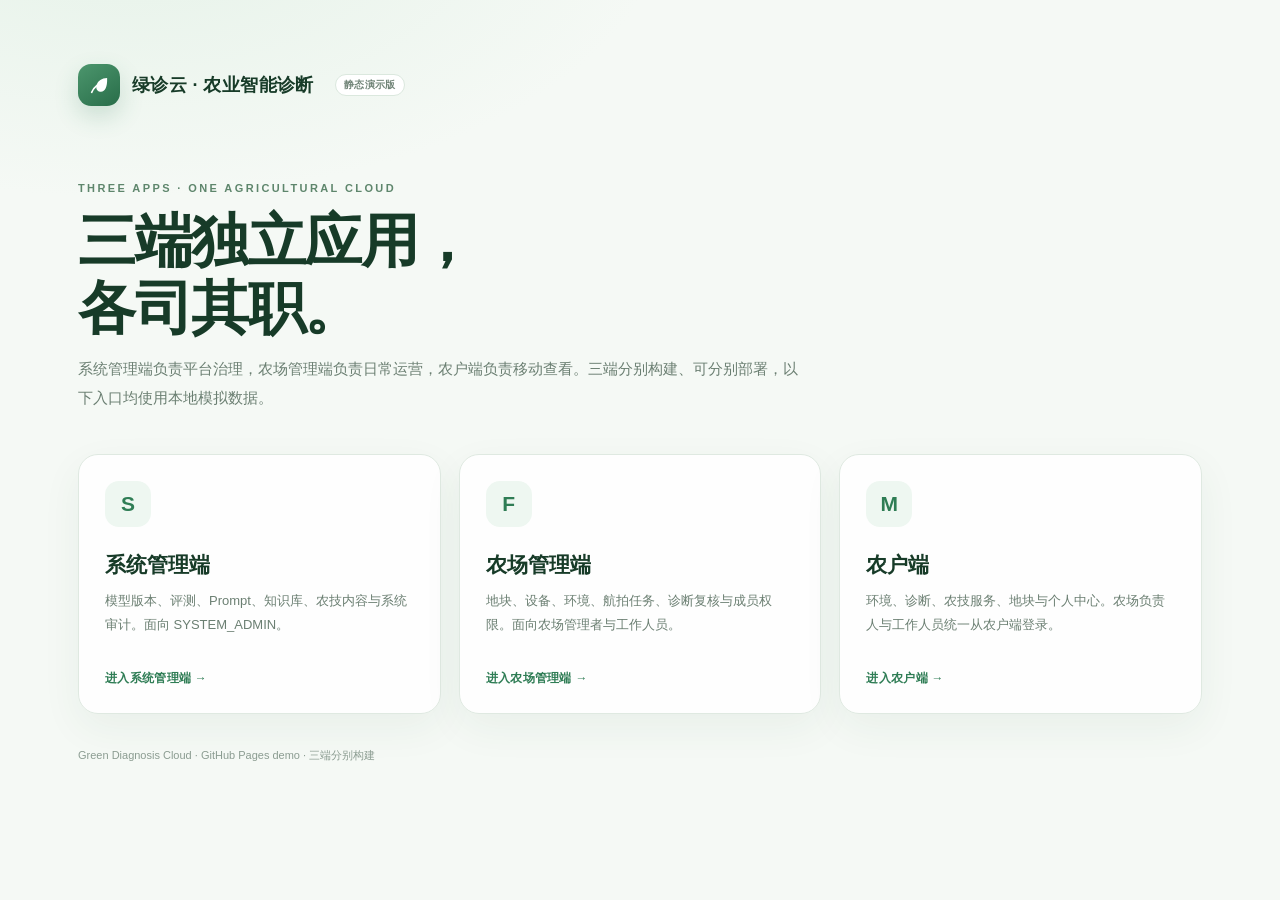
<file: index.html>
<!doctype html>
<html lang="zh-CN">
<head>
  <meta charset="utf-8" />
  <meta name="viewport" content="width=device-width, initial-scale=1" />
  <title>绿诊云 · 三端应用入口</title>
  <style>
    :root{--ink:#173b28;--muted:#6b7f72;--line:#dfe9e1;--green:#2f7d55;--soft:#eef7f1;--bg:#f5f9f5}
    *{box-sizing:border-box}body{margin:0;min-height:100vh;background:radial-gradient(900px 480px at 10% -10%,#e5f2e8,transparent 60%),var(--bg);color:var(--ink);font-family:-apple-system,BlinkMacSystemFont,"PingFang SC","Microsoft YaHei",sans-serif}
    .wrap{max-width:1180px;margin:0 auto;padding:64px 28px 72px}.brand{display:flex;align-items:center;gap:12px;font-weight:800;font-size:18px;letter-spacing:.4px}
    .mark{display:grid;place-items:center;width:42px;height:42px;border-radius:13px;background:linear-gradient(145deg,#4c966d,#286d49);color:#fff;box-shadow:0 10px 24px rgba(47,125,85,.2)}
    .mark svg{width:26px;height:26px}.hero{margin:76px 0 34px;max-width:720px}.eyebrow{font-size:11px;font-weight:800;letter-spacing:2.4px;color:#5e866c}
    h1{margin:14px 0 14px;font-size:clamp(34px,5vw,58px);line-height:1.15;letter-spacing:-1.5px}p{margin:0;color:var(--muted);font-size:15px;line-height:1.9}
    .grid{display:grid;grid-template-columns:repeat(3,1fr);gap:18px;margin-top:42px}.card{display:flex;flex-direction:column;min-height:260px;padding:26px;border:1px solid var(--line);border-radius:20px;background:rgba(255,255,255,.9);text-decoration:none;color:inherit;box-shadow:0 14px 40px rgba(35,77,51,.06);transition:.22s}
    .card:hover{transform:translateY(-5px);border-color:#b8d3c0;box-shadow:0 22px 48px rgba(35,77,51,.11)}.icon{display:grid;place-items:center;width:46px;height:46px;border-radius:14px;background:var(--soft);color:var(--green);font-size:21px;font-weight:800}.card h2{margin:24px 0 10px;font-size:21px}.card p{font-size:13px;line-height:1.8}.card .go{margin-top:auto;padding-top:24px;color:var(--green);font-size:12px;font-weight:800;letter-spacing:.3px}
    .foot{margin-top:34px;color:#8b9c91;font-size:11px}.tag{display:inline-flex;margin-left:9px;padding:3px 8px;border:1px solid #dbe8de;border-radius:20px;background:#fff;color:#6f8376;font-size:10px}
    @media(max-width:860px){.grid{grid-template-columns:1fr}.hero{margin-top:52px}.wrap{padding:36px 20px 48px}}
  </style>
</head>
<body>
  <main class="wrap">
    <div class="brand"><span class="mark"><svg viewBox="0 0 32 32" fill="none"><path d="M26 7.5c-6.7.3-11.2 3.2-12.9 8.5-1.4 4.3.6 7.6 4.2 8.2 5.7.9 9.1-4.6 8.7-16.7Z" fill="currentColor"/><path d="M7 25c2.6-6.2 7.1-10 14.1-12.2" stroke="currentColor" stroke-width="2" stroke-linecap="round"/></svg></span><span>绿诊云 · 农业智能诊断</span><span class="tag">静态演示版</span></div>
    <section class="hero"><div class="eyebrow">THREE APPS · ONE AGRICULTURAL CLOUD</div><h1>三端独立应用，<br/>各司其职。</h1><p>系统管理端负责平台治理，农场管理端负责日常运营，农户端负责移动查看。三端分别构建、可分别部署，以下入口均使用本地模拟数据。</p></section>
    <section class="grid">
      <a class="card" href="./system/"><span class="icon">S</span><h2>系统管理端</h2><p>模型版本、评测、Prompt、知识库、农技内容与系统审计。面向 SYSTEM_ADMIN。</p><span class="go">进入系统管理端 →</span></a>
      <a class="card" href="./farm/"><span class="icon">F</span><h2>农场管理端</h2><p>地块、设备、环境、航拍任务、诊断复核与成员权限。面向农场管理者与工作人员。</p><span class="go">进入农场管理端 →</span></a>
      <a class="card" href="./farmer/"><span class="icon">M</span><h2>农户端</h2><p>环境、诊断、农技服务、地块与个人中心。农场负责人与工作人员统一从农户端登录。</p><span class="go">进入农户端 →</span></a>
    </section>
    <div class="foot">Green Diagnosis Cloud · GitHub Pages demo · 三端分别构建</div>
  </main>
</body>
</html>
</file>
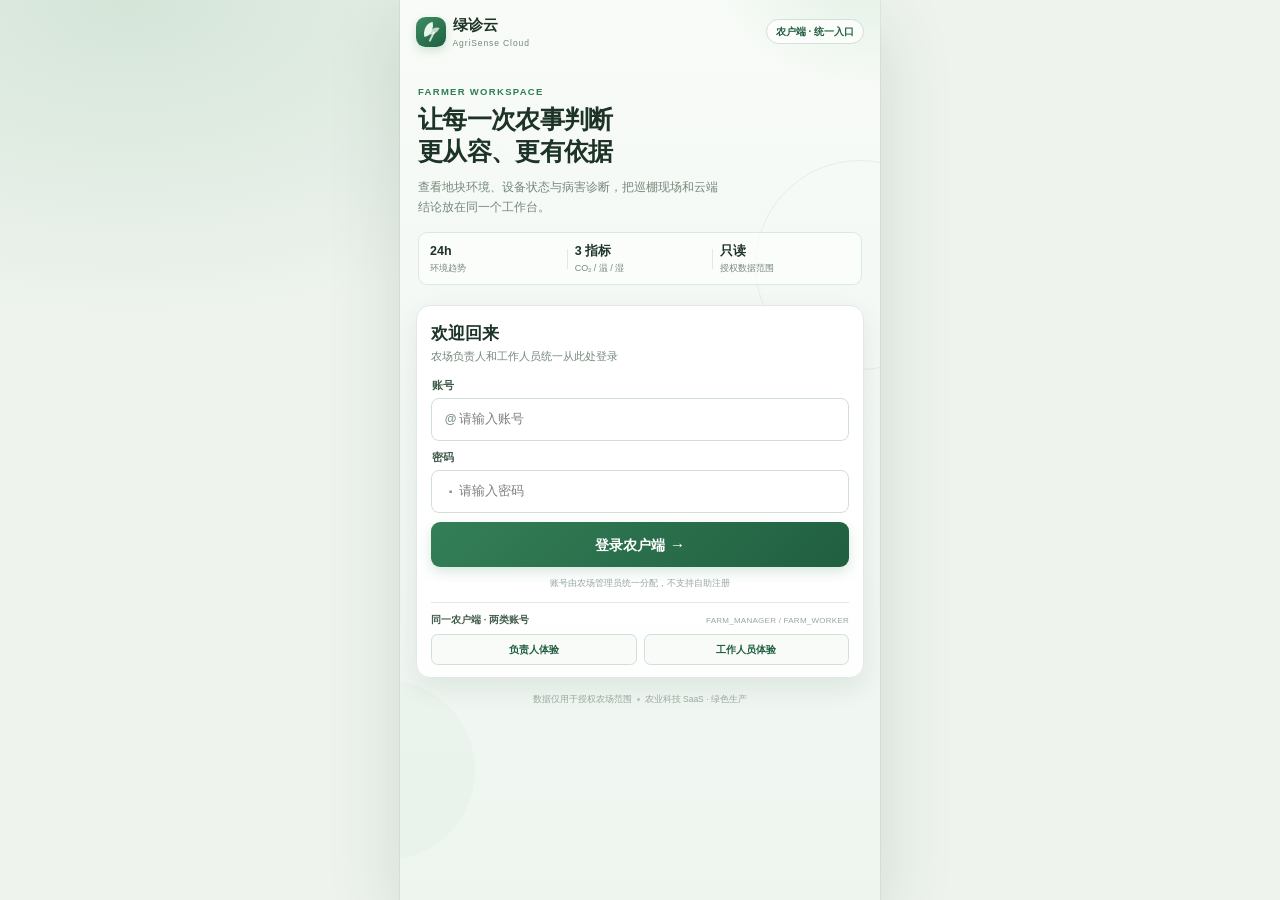
<file: farmer/index.html>
<!DOCTYPE html>
<html lang="zh-CN">
  <head>
    <link rel="stylesheet" href="./assets/uni.8cdf2042.css">

    <meta charset="UTF-8" />
    <meta
      name="viewport"
      content="width=device-width,initial-scale=1.0,maximum-scale=1.0,minimum-scale=1.0,user-scalable=no,viewport-fit=cover"
    />
    <meta name="theme-color" content="#16a34a" />
    <title>大棚病害诊断 · 农户端</title>
    <script type="module" crossorigin src="./assets/index-D3OQWxU7.js"></script>
    <link rel="stylesheet" crossorigin href="./assets/index-D1PxeXDH.css">
  </head>
  <body>
    <div id="app"><!--app-html--></div>
  </body>
</html>
</file>
<file: farmer/assets/uni.8cdf2042.css>
uni-button{position:relative;display:block;margin-left:auto;margin-right:auto;padding-left:14px;padding-right:14px;box-sizing:border-box;font-size:18px;text-align:center;text-decoration:none;line-height:2.55555556;border-radius:5px;-webkit-tap-highlight-color:transparent;overflow:hidden;color:#000;background-color:#f8f8f8;cursor:pointer}uni-button[hidden]{display:none!important}uni-button:after{content:" ";width:200%;height:200%;position:absolute;top:0;left:0;border:1px solid rgba(0,0,0,.2);transform:scale(.5);transform-origin:0 0;box-sizing:border-box;border-radius:10px}uni-button[native]{padding-left:0;padding-right:0}uni-button[native] .uni-button-cover-view-wrapper{border:inherit;border-color:inherit;border-radius:inherit;background-color:inherit}uni-button[native] .uni-button-cover-view-inner{padding-left:14px;padding-right:14px}uni-button uni-cover-view{line-height:inherit;white-space:inherit}uni-button[type=default]{color:#000;background-color:#f8f8f8}uni-button[type=primary]{color:#fff;background-color:#007aff}uni-button[type=warn]{color:#fff;background-color:#e64340}uni-button[disabled]{color:rgba(255,255,255,.6);cursor:not-allowed}uni-button[disabled][type=default],uni-button[disabled]:not([type]){color:rgba(0,0,0,.3);background-color:#f7f7f7}uni-button[disabled][type=primary]{background-color:rgba(0,122,255,.6)}uni-button[disabled][type=warn]{background-color:#ec8b89}uni-button[type=primary][plain]{color:#007aff;border:1px solid #007aff;background-color:transparent}uni-button[type=primary][plain][disabled]{color:rgba(0,0,0,.2);border-color:rgba(0,0,0,.2)}uni-button[type=primary][plain]:after{border-width:0}uni-button[type=default][plain]{color:#353535;border:1px solid #353535;background-color:transparent}uni-button[type=default][plain][disabled]{color:rgba(0,0,0,.2);border-color:rgba(0,0,0,.2)}uni-button[type=default][plain]:after{border-width:0}uni-button[plain]{color:#353535;border:1px solid #353535;background-color:transparent}uni-button[plain][disabled]{color:rgba(0,0,0,.2);border-color:rgba(0,0,0,.2)}uni-button[plain]:after{border-width:0}uni-button[plain][native] .uni-button-cover-view-inner{padding:0}uni-button[type=warn][plain]{color:#e64340;border:1px solid #e64340;background-color:transparent}uni-button[type=warn][plain][disabled]{color:rgba(0,0,0,.2);border-color:rgba(0,0,0,.2)}uni-button[type=warn][plain]:after{border-width:0}uni-button[size=mini]{display:inline-block;line-height:2.3;font-size:13px;padding:0 1.34em}uni-button[size=mini][native]{padding:0}uni-button[size=mini][native] .uni-button-cover-view-inner{padding:0 1.34em}uni-button[loading]:not([disabled]){cursor:progress}uni-button[loading]:before{content:" ";display:inline-block;width:18px;height:18px;vertical-align:middle;animation:uni-loading 1s steps(12,end) infinite;background-size:100%}uni-button[loading][type=primary]{color:rgba(255,255,255,.6);background-color:#0062cc}uni-button[loading][type=primary][plain]{color:#007aff;background-color:transparent}uni-button[loading][type=default]{color:rgba(0,0,0,.6);background-color:#dedede}uni-button[loading][type=default][plain]{color:#353535;background-color:transparent}uni-button[loading][type=warn]{color:rgba(255,255,255,.6);background-color:#ce3c39}uni-button[loading][type=warn][plain]{color:#e64340;background-color:transparent}uni-button[loading][native]:before{content:none}.button-hover{color:rgba(0,0,0,.6);background-color:#dedede}.button-hover[plain]{color:rgba(53,53,53,.6);border-color:rgba(53,53,53,.6);background-color:transparent}.button-hover[type=primary]{color:rgba(255,255,255,.6);background-color:#0062cc}.button-hover[type=primary][plain]{color:rgba(0,122,255,.6);border-color:rgba(0,122,255,.6);background-color:transparent}.button-hover[type=default]{color:rgba(0,0,0,.6);background-color:#dedede}.button-hover[type=default][plain]{color:rgba(53,53,53,.6);border-color:rgba(53,53,53,.6);background-color:transparent}.button-hover[type=warn]{color:rgba(255,255,255,.6);background-color:#ce3c39}.button-hover[type=warn][plain]{color:rgba(230,67,64,.6);border-color:rgba(230,67,64,.6);background-color:transparent}uni-image{width:320px;height:240px;display:inline-block;overflow:hidden;position:relative}uni-image[hidden]{display:none}uni-image>div{width:100%;height:100%;background-repeat:no-repeat}uni-image>img{-webkit-touch-callout:none;-webkit-user-select:none;user-select:none;display:block;position:absolute;top:0;left:0;width:100%;height:100%;opacity:0}uni-image>.uni-image-will-change{will-change:transform}uni-input{display:block;font-size:16px;line-height:1.4em;height:1.4em;min-height:1.4em;overflow:hidden}uni-input[hidden]{display:none}.uni-input-wrapper,.uni-input-placeholder,.uni-input-form,.uni-input-input{outline:none;border:none;padding:0;margin:0;text-decoration:inherit}.uni-input-wrapper,.uni-input-form{display:flex;position:relative;width:100%;height:100%;flex-direction:column;justify-content:center}.uni-input-placeholder,.uni-input-input{width:100%}.uni-input-placeholder{position:absolute;top:auto!important;left:0;color:gray;overflow:hidden;text-overflow:clip;white-space:pre;word-break:keep-all;pointer-events:none;line-height:inherit}.uni-input-input{position:relative;display:block;height:100%;background:none;color:inherit;opacity:1;font:inherit;line-height:inherit;letter-spacing:inherit;text-align:inherit;text-indent:inherit;text-transform:inherit;text-shadow:inherit}.uni-input-input[type=search]::-webkit-search-cancel-button,.uni-input-input[type=search]::-webkit-search-decoration{display:none}.uni-input-input::-webkit-outer-spin-button,.uni-input-input::-webkit-inner-spin-button{-webkit-appearance:none;appearance:none;margin:0}.uni-input-input[type=number]{-moz-appearance:textfield}.uni-input-input:disabled{-webkit-text-fill-color:currentcolor}.uni-scroll-view-refresher{position:relative;overflow:hidden;flex-shrink:0}.uni-scroll-view-refresher-container{position:absolute;width:100%;bottom:0;display:flex;flex-direction:column-reverse}.uni-scroll-view-refresh{position:absolute;top:0;left:0;right:0;bottom:0;display:flex;flex-direction:row;justify-content:center;align-items:center}.uni-scroll-view-refresh-inner{display:flex;align-items:center;justify-content:center;line-height:0;width:40px;height:40px;border-radius:50%;background-color:#fff;box-shadow:0 1px 6px rgba(0,0,0,.118),0 1px 4px rgba(0,0,0,.118)}.uni-scroll-view-refresh__spinner{transform-origin:center center;animation:uni-scroll-view-refresh-rotate 2s linear infinite}.uni-scroll-view-refresh__spinner>circle{stroke:currentColor;stroke-linecap:round;animation:uni-scroll-view-refresh-dash 2s linear infinite}@keyframes uni-scroll-view-refresh-rotate{0%{transform:rotate(0)}to{transform:rotate(360deg)}}@keyframes uni-scroll-view-refresh-dash{0%{stroke-dasharray:1,200;stroke-dashoffset:0}50%{stroke-dasharray:89,200;stroke-dashoffset:-35px}to{stroke-dasharray:89,200;stroke-dashoffset:-124px}}@keyframes once-show{0%{top:0}}uni-resize-sensor,uni-resize-sensor>div{position:absolute;left:0;top:0;right:0;bottom:0;overflow:hidden}uni-resize-sensor{display:block;z-index:-1;visibility:hidden;animation:once-show 1ms}uni-resize-sensor>div>div{position:absolute;left:0;top:0}uni-resize-sensor>div:first-child>div{width:100000px;height:100000px}uni-resize-sensor>div:last-child>div{width:200%;height:200%}uni-scroll-view{display:block;width:100%}uni-scroll-view[hidden]{display:none}.uni-scroll-view{position:relative;-webkit-overflow-scrolling:touch;width:100%;height:100%;max-height:inherit}.uni-scroll-view-scrollbar-hidden::-webkit-scrollbar{display:none}.uni-scroll-view-scrollbar-hidden{-moz-scrollbars:none;scrollbar-width:none}.uni-scroll-view-content{width:100%;height:100%}uni-text[selectable]{cursor:auto;-webkit-user-select:text;user-select:text}uni-text{white-space:pre-line}uni-view{display:block}uni-view[hidden]{display:none}uni-toast{position:fixed;top:0;right:0;bottom:0;left:0;z-index:999;display:block;box-sizing:border-box;pointer-events:none;font-size:16px}uni-toast .uni-sample-toast{position:fixed;z-index:999;top:50%;left:50%;transform:translate(-50%,-50%);text-align:center;width:max-content;max-width:80%;max-width:min(200px,80%);box-sizing:border-box;padding:12px 20px;background-color:rgba(76,76,76,.95);border-radius:10px}uni-toast .uni-simple-toast__text{display:-webkit-box;-webkit-box-orient:vertical;-webkit-line-clamp:2;overflow:hidden;margin:0;color:#fff;font-size:16px;line-height:1.4;text-align:center;max-width:100%;word-break:break-word;white-space:normal}uni-toast .uni-sample-toast.uni-toast--top{top:12px;top:calc(12px + env(safe-area-inset-top,0px));transform:translate(-50%)}uni-toast .uni-sample-toast.uni-toast--bottom{top:auto;bottom:12px;bottom:calc(12px + env(safe-area-inset-bottom,0px));transform:translate(-50%)}uni-toast .uni-mask{pointer-events:auto}uni-toast .uni-toast{position:fixed;z-index:999;width:140px;height:140px;display:flex;flex-direction:column;align-items:center;justify-content:center;top:50%;left:50%;transform:translate(-50%,-50%);background:rgba(76,76,76,.95);text-align:center;border-radius:10px;color:#fff}.uni-toast *{box-sizing:border-box}uni-toast .uni-toast__icon{margin:0;flex-shrink:0;width:36px!important;height:36px!important;object-fit:contain;vertical-align:baseline!important}.uni-icon_toast{margin:15px 0 0}.uni-icon_toast.uni-icon-success-no-circle:before{color:#fff;font-size:55px}.uni-icon_toast.uni-loading{margin:20px 0 0;width:38px;height:38px;vertical-align:baseline}uni-toast .uni-toast__content{display:-webkit-box;-webkit-box-orient:vertical;-webkit-line-clamp:2;margin:16px 0 0;padding:0 8px;max-width:100%;overflow:hidden;font-size:16px;line-height:1.4;color:#fff;word-break:break-word;white-space:normal}
</file>
<file: farmer/assets/index-D1PxeXDH.css>
*{margin:0;-webkit-tap-highlight-color:transparent}html,body{-webkit-user-select:none;-moz-user-select:none;user-select:none;width:100%;height:100%}body{overflow-x:hidden;font-size:16px}uni-app,uni-page,uni-page-wrapper,uni-page-body{display:block;box-sizing:border-box;width:100%}uni-page-wrapper{position:relative}#app,uni-app,uni-page,uni-page-wrapper{height:100%}.uni-mask{position:fixed;z-index:999;top:0;right:0;left:0;bottom:0;background:rgba(0,0,0,.5)}.uni-fade-enter-active,.uni-fade-leave-active{transition-duration:.25s;transition-property:opacity;transition-timing-function:ease}.uni-fade-enter-from,.uni-fade-leave-active{opacity:0}.uni-loading,uni-button[loading]:before{background-color:transparent;background-image:url(data:image/svg+xml;base64,\ [base64]);background-repeat:no-repeat}.uni-loading{width:20px;height:20px;display:inline-block;vertical-align:middle;animation:uni-loading 1s steps(12,end) infinite;background-size:100%}@keyframes uni-loading{0%{transform:rotate3d(0,0,1,0)}to{transform:rotate3d(0,0,1,360deg)}}html{--primary-color: #007aff;--UI-BG: #fff;--UI-BG-1: #f7f7f7;--UI-BG-2: #fff;--UI-BG-3: #f7f7f7;--UI-BG-4: #4c4c4c;--UI-BG-5: #fff;--UI-FG: #000;--UI-FG-0: rgba(0, 0, 0, .9);--UI-FG-HALF: rgba(0, 0, 0, .9);--UI-FG-1: rgba(0, 0, 0, .5);--UI-FG-2: rgba(0, 0, 0, .3);--UI-FG-3: rgba(0, 0, 0, .1)}uni-page[data-type] uni-page-body{background-color:transparent}body:after{position:fixed;content:"";left:-1000px;top:-1000px;animation:shadow-preload .1s;animation-delay:3s}@keyframes shadow-preload{0%{background-image:url(https://cdn.dcloud.net.cn/img/shadow-grey.png)}to{background-image:url(https://cdn.dcloud.net.cn/img/shadow-grey.png)}}.uni-async-error{position:absolute;left:0;right:0;top:0;bottom:0;color:#999;padding:100px 10px;text-align:center}.uni-async-loading{box-sizing:border-box;width:100%;padding:50px;text-align:center}.uni-async-loading .uni-loading{width:30px;height:30px}uni-page-head{display:block;box-sizing:border-box}.uni-page-head{position:fixed;left:var(--window-left);right:var(--window-right);height:44px;height:calc(44px + constant(safe-area-inset-top));height:calc(44px + env(safe-area-inset-top));padding:7px 3px;padding-top:calc(7px + constant(safe-area-inset-top));padding-top:calc(7px + env(safe-area-inset-top));display:flex;overflow:hidden;justify-content:space-between;box-sizing:border-box;z-index:998;color:#fff;background-color:#000;transition-property:all}.uni-page-head *{box-sizing:border-box}.uni-page-head .uni-btn-icon{overflow:hidden;min-width:1em;font-style:normal}.uni-page-head-titlePenetrate,.uni-page-head-titlePenetrate .uni-page-head-bd,.uni-page-head-titlePenetrate .uni-page-head-bd *{pointer-events:none}.uni-page-head-titlePenetrate *{pointer-events:auto}.uni-page-head.uni-page-head-transparent .uni-page-head-ft>div{justify-content:center}.uni-page-head~.uni-placeholder{width:100%;height:44px;height:calc(44px + constant(safe-area-inset-top));height:calc(44px + env(safe-area-inset-top))}.uni-placeholder-titlePenetrate{pointer-events:none}.uni-page-head-hd{display:flex;align-items:center;font-size:16px}.uni-page-head-bd{position:absolute;left:70px;right:70px;min-width:0;-webkit-user-select:auto;-moz-user-select:auto;user-select:auto}.uni-page-head-btn{position:relative;width:auto;margin:0 2px;word-break:keep-all;white-space:pre;cursor:pointer;font-size:0px}.uni-page-head-transparent .uni-page-head-btn{display:flex;align-items:center;width:32px;height:32px;border-radius:50%;background-color:rgba(0,0,0,.5)}.uni-page-head-btn-red-dot:after{content:attr(badge-text);position:absolute;right:0;top:0;background-color:red;color:#fff;width:18px;height:18px;line-height:18px;border-radius:18px;overflow:hidden;transform:scale(.5) translate(40%,-40%);transform-origin:100% 0}.uni-page-head-btn-red-dot[badge-text]:after{font-size:12px;width:auto;min-width:18px;max-width:42px;text-align:center;padding:0 3px;transform:scale(.7) translate(40%,-40%)}.uni-page-head-btn-select svg{vertical-align:middle;margin-left:2px;transform:rotate(270deg) scale(.8)}.uni-page-head-search{position:relative;display:flex;flex:1;margin:0 2px;line-height:30px;font-size:15px}.uni-page-head-search-input{width:100%;height:100%;padding-left:34px;text-align:left}.uni-page-head-search-input .uni-input-input:disabled{pointer-events:none}.uni-page-head-search-placeholder{position:absolute;max-width:100%;height:100%;padding-left:34px;overflow:hidden;word-break:keep-all;white-space:pre}.uni-page-head-search-placeholder-right{right:0}.uni-page-head-search-placeholder-center{left:50%;transform:translate(-50%)}.uni-page-head-search-icon{position:absolute;top:0;left:2px;width:30px;height:30px;display:flex;justify-content:center;align-items:center}.uni-page-head-ft{display:flex;align-items:center;flex-direction:row-reverse;font-size:13px}.uni-page-head__title{font-weight:700;font-size:16px;line-height:30px;text-align:center;overflow:hidden;white-space:nowrap;text-overflow:ellipsis}.uni-page-head__title .uni-loading{width:16px;height:16px;margin-top:-3px}.uni-page-head__title .uni-page-head__title_image{width:auto;height:26px;vertical-align:middle}.uni-page-head-shadow{overflow:visible}.uni-page-head-shadow:after{content:"";position:absolute;left:0;right:0;top:100%;height:5px;background-size:100% 100%}uni-page-head[uni-page-head-type=default]~uni-page-wrapper{height:calc(100% - 44px);height:calc(100% - 44px - constant(safe-area-inset-top));height:calc(100% - 44px - env(safe-area-inset-top))}.uni-page-head-shadow-grey:after{background-image:url(https://cdn.dcloud.net.cn/img/shadow-grey.png)}.uni-page-head-shadow-blue:after{background-image:url(https://cdn.dcloud.net.cn/img/shadow-blue.png)}.uni-page-head-shadow-green:after{background-image:url(https://cdn.dcloud.net.cn/img/shadow-green.png)}.uni-page-head-shadow-orange:after{background-image:url(https://cdn.dcloud.net.cn/img/shadow-orange.png)}.uni-page-head-shadow-red:after{background-image:url(https://cdn.dcloud.net.cn/img/shadow-red.png)}.uni-page-head-shadow-yellow:after{background-image:url(https://cdn.dcloud.net.cn/img/shadow-yellow.png)}uni-tabbar{display:block;box-sizing:border-box;width:100%;z-index:998}.uni-tabbar{display:flex;z-index:998;box-sizing:border-box}.uni-tabbar-top,.uni-tabbar-bottom,.uni-tabbar-top .uni-tabbar,.uni-tabbar-bottom .uni-tabbar{position:fixed;left:var(--window-left);right:var(--window-right)}.uni-app--showlayout+.uni-tabbar-top,.uni-app--showlayout+.uni-tabbar-bottom,.uni-app--showlayout+.uni-tabbar-top .uni-tabbar,.uni-app--showlayout+.uni-tabbar-bottom .uni-tabbar{left:var(--window-margin);right:var(--window-margin)}.uni-tabbar-bottom .uni-tabbar{bottom:0;padding-bottom:0;padding-bottom:constant(safe-area-inset-bottom);padding-bottom:env(safe-area-inset-bottom)}.uni-tabbar~.uni-placeholder{width:100%;margin-bottom:0;margin-bottom:constant(safe-area-inset-bottom);margin-bottom:env(safe-area-inset-bottom)}.uni-tabbar *{box-sizing:border-box}.uni-tabbar__item{display:flex;justify-content:center;align-items:center;flex-direction:column;flex:1;font-size:0;text-align:center;-webkit-tap-highlight-color:rgba(0,0,0,0)}.uni-tabbar__bd{position:relative;display:flex;flex-direction:column;align-items:center;justify-content:center;cursor:pointer}.uni-tabbar__icon{position:relative;display:inline-block;margin-top:5px}.uni-tabbar__icon.uni-tabbar__icon__diff{margin-top:0;width:34px;height:34px}.uni-tabbar__icon img{width:100%;height:100%}.uni-tabbar__iconfont{font-family:UniTabbarIconFont}.uni-tabbar__label{position:relative;text-align:center;font-size:10px}.uni-tabbar-border{position:absolute;left:0;top:0;width:100%;height:1px;transform:scaleY(.5)}.uni-tabbar__reddot{position:absolute;top:2px;right:0;width:12px;height:12px;border-radius:50%;background-color:#f43530;color:#fff;transform:translate(40%)}.uni-tabbar__badge{width:auto;height:16px;line-height:16px;border-radius:16px;min-width:16px;padding:0 2px;font-size:12px;text-align:center;white-space:nowrap}.uni-tabbar__mid{display:flex;justify-content:center;position:absolute;bottom:0;background-size:100% 100%}.uni-app--showtabbar uni-page-wrapper{display:block;height:calc(100% - var(--tab-bar-height));height:calc(100% - var(--tab-bar-height) - constant(safe-area-inset-bottom));height:calc(100% - var(--tab-bar-height) - env(safe-area-inset-bottom))}uni-page[data-type] uni-page-wrapper{height:100%}.uni-app--showtabbar uni-page-wrapper:after{content:"";display:block;width:100%;height:var(--tab-bar-height);height:calc(var(--tab-bar-height) + constant(safe-area-inset-bottom));height:calc(var(--tab-bar-height) + env(safe-area-inset-bottom))}.uni-app--showtabbar uni-page-head[uni-page-head-type=default]~uni-page-wrapper{height:calc(100% - 44px - var(--tab-bar-height));height:calc(100% - 44px - constant(safe-area-inset-top) - var(--tab-bar-height) - constant(safe-area-inset-bottom));height:calc(100% - 44px - env(safe-area-inset-top) - var(--tab-bar-height) - env(safe-area-inset-bottom))}uni-page-refresh{position:absolute;top:0;width:100%;height:40px;display:block;box-sizing:border-box}.uni-page-refresh{position:absolute;top:-45px;left:50%;transform:translate3d(-50%,0,0);width:40px;height:40px;justify-content:center;align-items:center;background:#fff;border-radius:50%;box-shadow:0 1px 6px rgba(0,0,0,.118),0 1px 4px rgba(0,0,0,.118);display:none;z-index:997}.uni-page-refresh-inner{display:flex;align-items:center;justify-content:center;line-height:0;width:40px;height:40px;border-radius:50%}.uni-page-refresh--pulling .uni-page-refresh,.uni-page-refresh--aborting .uni-page-refresh,.uni-page-refresh--reached .uni-page-refresh,.uni-page-refresh--refreshing .uni-page-refresh,.uni-page-refresh--restoring .uni-page-refresh{display:flex}.uni-page-refresh--pulling .uni-page-refresh__spinner,.uni-page-refresh--aborting .uni-page-refresh__spinner,.uni-page-refresh--reached .uni-page-refresh__spinner,.uni-page-refresh--refreshing .uni-page-refresh__icon,.uni-page-refresh--restoring .uni-page-refresh__icon{display:none}.uni-page-refresh--refreshing .uni-page-refresh__spinner{transform-origin:center center;animation:uni-page-refresh-rotate 2s linear infinite}.uni-page-refresh--refreshing .uni-page-refresh__path{stroke-dasharray:1,200;stroke-dashoffset:0;stroke-linecap:round;animation:uni-page-refresh-dash 1.5s ease-in-out infinite,uni-page-refresh-colorful 6s ease-in-out infinite}@keyframes uni-page-refresh-rotate{to{transform:rotate(360deg)}}@keyframes uni-page-refresh-dash{0%{stroke-dasharray:1,200;stroke-dashoffset:0}50%{stroke-dasharray:89,200;stroke-dashoffset:-35px}to{stroke-dasharray:89,200;stroke-dashoffset:-124px}}uni-page-body{--brand: #2f7d55;--brand-dark: #205f40;--brand-soft: #e8f4ec;--brand-mist: #f3f9f4;--bg: #f4f8f3;--bg-soft: #f8fbf7;--card: #ffffff;--ink: #1d3327;--ink-2: #405b4b;--muted: #75887c;--muted-2: #98a89e;--line: #e1e9e2;--line-strong: #d2dfd5;--danger: #c4473a;--danger-soft: #fcf0ee;--warn: #b7791f;--warn-soft: #fbf3e7;--info: #477a91;--info-soft: #edf4f7;--shadow: 0 .25rem .875rem rgba(37, 72, 51, .055);background:radial-gradient(28.125rem 13.125rem at 88% -12%,rgba(176,211,183,.28),transparent 64%),linear-gradient(180deg,#f8fbf7 0%,var(--bg) 42%,#f2f7f3 100%);color:var(--ink);font-family:-apple-system,BlinkMacSystemFont,PingFang SC,Microsoft YaHei,sans-serif;font-size:.875rem;line-height:1.5;-webkit-font-smoothing:antialiased}body{--brand: #2f7d55;--brand-dark: #205f40;--brand-soft: #e8f4ec;--brand-mist: #f3f9f4;--bg: #f4f8f3;--bg-soft: #f8fbf7;--card: #ffffff;--ink: #1d3327;--ink-2: #405b4b;--muted: #75887c;--muted-2: #98a89e;--line: #e1e9e2;--line-strong: #d2dfd5;--danger: #c4473a;--danger-soft: #fcf0ee;--warn: #b7791f;--warn-soft: #fbf3e7;--info: #477a91;--info-soft: #edf4f7;--shadow: 0 .25rem .875rem rgba(37, 72, 51, .055);background:radial-gradient(28.125rem 13.125rem at 88% -12%,rgba(176,211,183,.28),transparent 64%),linear-gradient(180deg,#f8fbf7 0%,var(--bg) 42%,#f2f7f3 100%)}uni-view,uni-text,uni-scroll-view,uni-input,uni-button{box-sizing:border-box}.page{min-height:100vh;padding:.875rem .75rem 5.625rem}.card{background:var(--card);border:.03125rem solid var(--line);border-radius:.75rem;padding:.875rem;margin-bottom:.6875rem;box-shadow:var(--shadow)}.card-title{display:flex;align-items:center;justify-content:space-between;gap:.5rem;margin-bottom:.5625rem;font-size:.90625rem;font-weight:700;color:var(--ink)}.card-title .extra{flex:none;font-size:.6875rem;font-weight:400;color:var(--muted)}.muted{color:var(--muted)}.mono{font-variant-numeric:tabular-nums}.divider{height:.03125rem;background:var(--line);margin:.625rem 0}.eyebrow{display:block;color:var(--brand);font-size:.59375rem;font-weight:800;letter-spacing:.08125rem;line-height:1.4}.page-heading{padding:.25rem .125rem .6875rem}.page-heading-row{display:flex;align-items:flex-start;justify-content:space-between;gap:.625rem}.page-title{display:block;margin-top:.21875rem;color:var(--ink);font-size:1.3125rem;font-weight:800;letter-spacing:-.025rem;line-height:1.25}.page-subtitle{display:block;margin-top:.25rem;color:var(--muted);font-size:.71875rem;line-height:1.65}.head-badge{flex:none;padding:.25rem .5625rem;border:.03125rem solid #cfe2d5;border-radius:31.21875rem;background:var(--brand-soft);color:var(--brand-dark);font-size:.625rem;font-weight:700}.lv,.tag,.status-tag{display:inline-flex;align-items:center;gap:.1875rem;padding:.15625rem .46875rem;border-radius:31.21875rem;font-size:.625rem;font-weight:700;line-height:1.4;white-space:nowrap}.lv:before{content:"";width:.25rem;height:.25rem;border-radius:50%;background:currentColor}.lv-L0{color:#2f7d55;background:#eaf5ee}.lv-L1{color:#477a91;background:var(--info-soft)}.lv-L2{color:#b7791f;background:var(--warn-soft)}.lv-L3{color:#bd4539;background:var(--danger-soft)}.lv-UNKNOWN{color:var(--muted);background:#eef3ef}.tag{color:var(--brand-dark);background:var(--brand-soft);font-weight:600}.search-box{display:flex;align-items:center;gap:.4375rem;height:2.75rem;padding:0 .6875rem;border:.03125rem solid var(--line-strong);border-radius:.5625rem;background:#fff;box-shadow:0 .125rem .5rem rgba(37,72,51,.035)}.search-icon{position:relative;flex:none;width:.875rem;height:.875rem;border:.09375rem solid #7c9485;border-radius:50%}.search-icon:after{content:"";position:absolute;right:-.28125rem;bottom:-.1875rem;width:.40625rem;height:.09375rem;border-radius:.0625rem;background:#7c9485;transform:rotate(45deg)}.search-input{flex:1;height:100%;color:var(--ink);font-size:.8125rem}.search-clear{flex:none;width:1.3125rem;height:1.3125rem;border-radius:50%;background:#eef3ef;color:var(--muted);font-size:.75rem;line-height:1.3125rem;text-align:center}.segmented{display:flex;gap:.25rem;margin:.5625rem 0 .625rem;padding:.21875rem;border:.03125rem solid var(--line);border-radius:.5625rem;background:#eef4ef}.seg-item{flex:1;padding:.5625rem .25rem;border-radius:.40625rem;color:var(--muted);font-size:.71875rem;font-weight:600;text-align:center;transition:all .18s ease}.seg-item.on{background:#fff;color:var(--brand-dark);box-shadow:0 .125rem .4375rem rgba(37,72,51,.08)}.chips{white-space:nowrap;margin:0 -.75rem .625rem;padding:0 .75rem}.chip{display:inline-flex;align-items:center;margin-right:.375rem;padding:.34375rem .6875rem;border:.03125rem solid var(--line);border-radius:31.21875rem;background:#fff;color:var(--muted);font-size:.6875rem;font-weight:600}.chip.on{border-color:#b9d7c3;background:var(--brand-soft);color:var(--brand-dark)}.btn{display:flex;align-items:center;justify-content:center;height:2.8125rem;padding:0 .875rem;border:none;border-radius:.5625rem;font-size:.875rem;font-weight:700;line-height:1}.btn:after{border:none}.btn-primary{background:linear-gradient(135deg,#347f57,#205f40);color:#fff;box-shadow:0 .3125rem .75rem rgba(47,125,85,.18)}.btn-ghost{border:.03125rem solid var(--line-strong);background:#fff;color:var(--ink-2)}.btn-soft{background:var(--brand-soft);color:var(--brand-dark)}.empty-state,.error-state{padding:2.1875rem 1.0625rem;text-align:center}.empty-orb{width:2.875rem;height:2.875rem;margin:0 auto .5625rem;border:.03125rem solid #d9e8dd;border-radius:1rem;background:linear-gradient(145deg,#f7fbf8,#e8f4ec);color:var(--brand);font-size:1.125rem;font-weight:800;line-height:2.875rem}.empty-title{display:block;color:var(--ink-2);font-size:.84375rem;font-weight:700}.empty-desc{display:block;max-width:16.25rem;margin:.25rem auto .6875rem;color:var(--muted);font-size:.6875rem;line-height:1.7}.error-state{border:.03125rem solid #f0d3ce;border-radius:.6875rem;background:#fff9f8}.error-title{display:block;color:#9d3830;font-size:.84375rem;font-weight:700}.error-desc{display:block;margin:.25rem 0 .75rem;color:#9c6c67;font-size:.6875rem;line-height:1.6}.skeleton{position:relative;overflow:hidden;border-radius:.3125rem;background:#edf3ee}.skeleton:after{content:"";position:absolute;top:0;right:0;bottom:0;left:0;background:linear-gradient(90deg,transparent,rgba(255,255,255,.66),transparent);animation:shimmer 1.35s infinite}@keyframes shimmer{0%{transform:translate(-100%)}to{transform:translate(100%)}}.foot-note{padding:.125rem .25rem .625rem;color:var(--muted-2);font-size:.625rem;line-height:1.65}.safe-bottom{padding-bottom:env(safe-area-inset-bottom)}html,body{margin:0;min-height:100%;background:#e9f0ea}@media screen and (min-width: 640px){body{background:radial-gradient(900px 520px at 10% 0%,rgba(188,216,195,.5),transparent 62%),#eef3ee}uni-app{display:block;width:480px;max-width:100%;min-height:100vh;margin:0 auto;overflow:visible;background:var(--bg);box-shadow:0 0 0 1px rgba(75,105,82,.08),0 22px 70px rgba(34,65,43,.14)}.uni-tabbar-bottom,.uni-page-head{right:auto!important;left:50%!important;width:480px!important;transform:translate(-50%)}}
</file>
